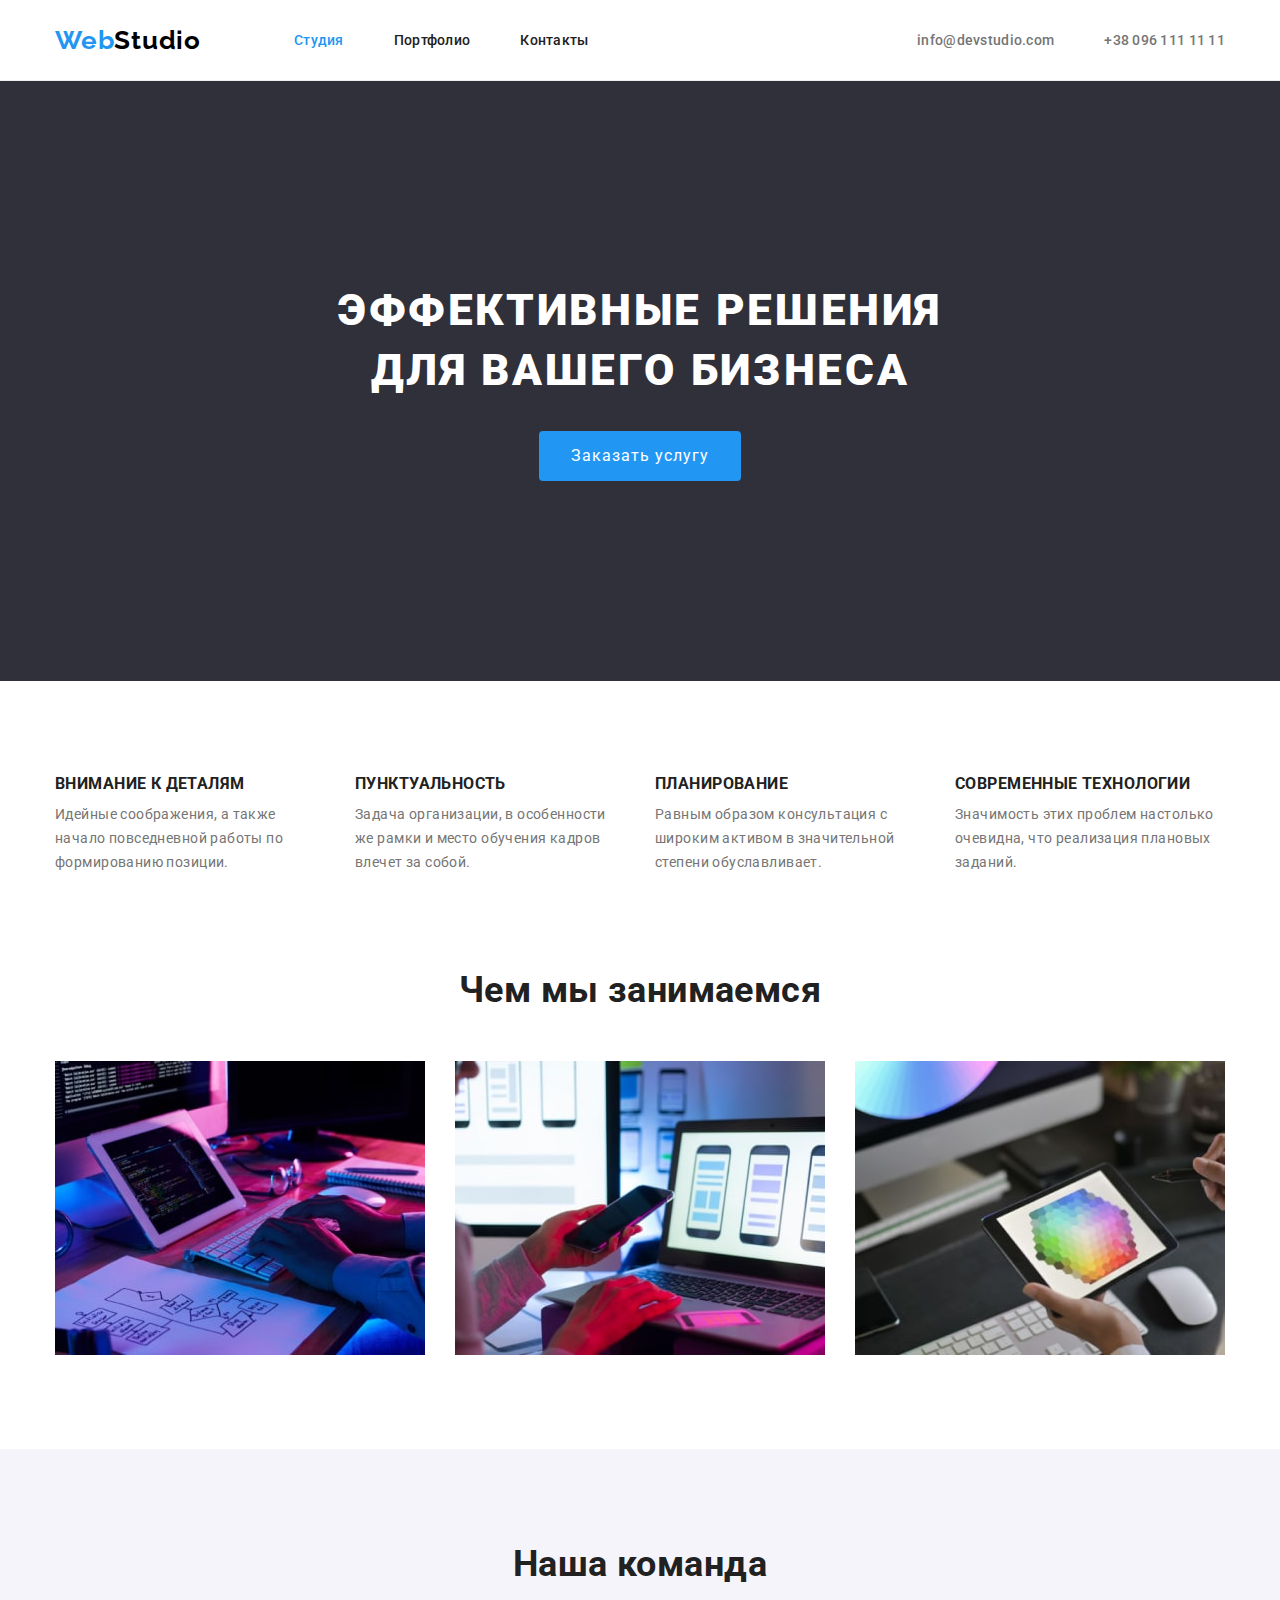
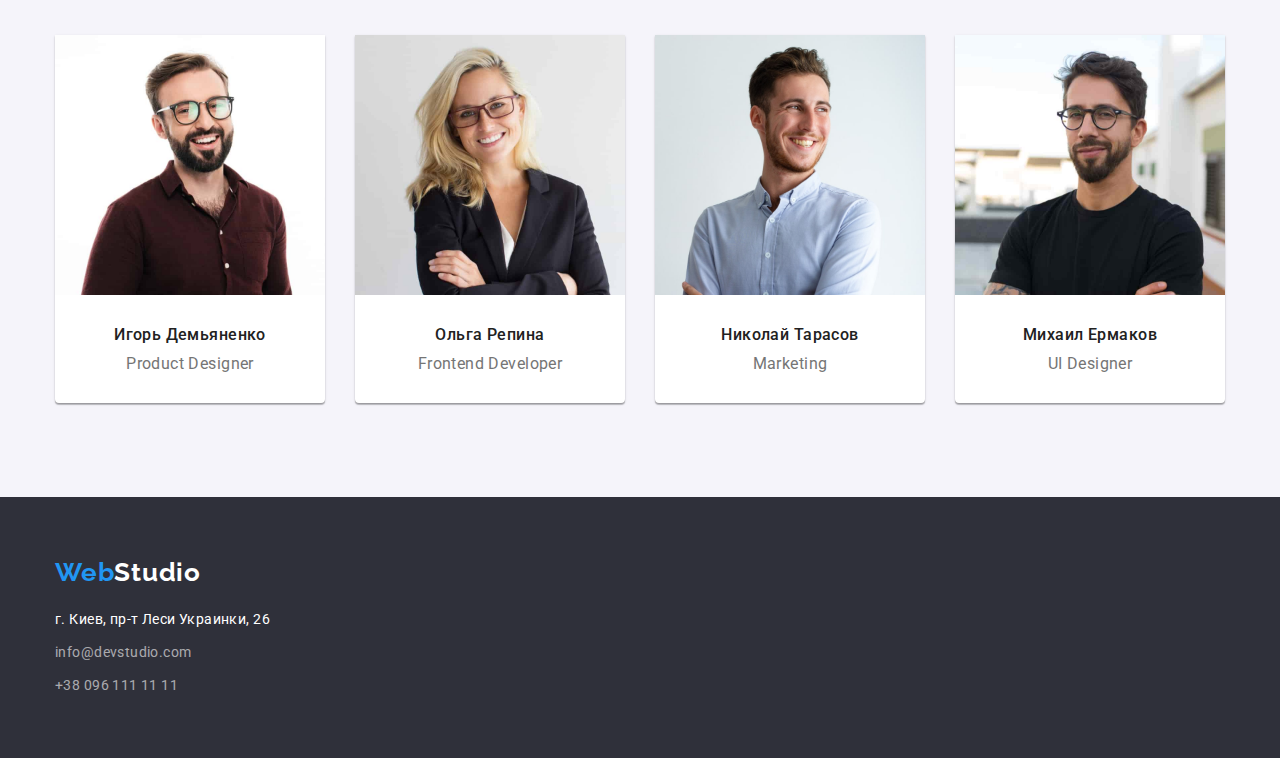
<file: index.html>
<!DOCTYPE html>
<html lang="ru">

<head>
    <meta charset="UTF-8">
    <meta http-equiv="X-UA-Compatible" content="IE=edge">
    <meta name="viewport" content="width=device-width, initial-scale=1.0">
    <title>WebStudio</title>
    <link rel="stylesheet" href="https://cdnjs.cloudflare.com/ajax/libs/modern-normalize/1.1.0/modern-normalize.min.css">
    <link href="https://fonts.googleapis.com/css2?family=Raleway:wght@700&family=Roboto:wght@400;500;700;900&display=swap"
        rel="stylesheet">
    <link rel="stylesheet" href="./css/styles.css">
</head>

<body>
    <!--Шапка сайта-->
    <header class="header">
        <div class="header-container container">
            <nav class="header-nav">
                <a class="logo link" href="./index.html"><span class="logo-accent">Web</span>Studio</a>
                <ul class="nav list">
                    <li class="nav-item">
                        <a class="nav-link link current" href="">Студия</a>
                    </li>
                    <li class="nav-item">
                        <a class="nav-link link" href="./portfolio.html">Портфолио</a>
                    </li>
                    <li class="nav-item">
                        <a class="nav-link link" href="">Контакты</a>
                    </li>
                </ul>
            </nav>
            <ul class="contacts-list list">
                <li class="contacts-item">
                    <a class="contacts-link link" href="mailto:info@devstudio.com">info@devstudio.com</a>
                </li>
                <li class="contacts-item">
                    <a class="contacts-link link" href="tel:+380961111111">+38 096 111 11 11</a>
                </li>
            </ul>
        </div>
    </header>

    <main>
        <!--Герой-->
        <section class="hero" >
            <div class="hero-container container">
                    <h1 class="hero-title">Эффективные решения для вашего бизнеса</h1>
                    <button class="hero-btn" type="button">Заказать услугу</button>
            </div>
       </section>
        <!--Особености-->
        <section class="peculiarities">
            <div class="peculiarities-container container">
                <h2 class="visually-hidden">Особености</h2>
                <ul class="peculiarities-list list">
                    <li class="peculiarities-item">
                        <h3 class="peculiarities-title">Внимание к деталям</h3>
                        <p class="peculiarities-text">Идейные соображения, а также начало повседневной работы по формированию позиции.
                        </p>
                    </li>
                    <li class="peculiarities-item">
                        <h3 class="peculiarities-title">Пунктуальность</h3>
                        <p class="peculiarities-text">Задача организации, в особенности же рамки и место обучения кадров влечет за
                            собой.</p>
                    </li>
                    <li class="peculiarities-item">
                        <h3 class="peculiarities-title">Планирование</h3>
                        <p class="peculiarities-text">Равным образом консультация с широким активом в значительной степени
                            обуславливает.</p>
                    </li>
                    <li class="peculiarities-item">
                        <h3 class="peculiarities-title">Современные технологии</h3>
                        <p class="peculiarities-text">Значимость этих проблем настолько очевидна, что реализация плановых заданий.</p>
                    </li>
                </ul>
            </div>
        </section>
        <!--Чем мы занимаемся-->
        <section class="working">
            <div class="working-container container">
                <h2 class="working-title">Чем мы занимаемся</h2>
                <ul class="working-list list">
                    <li class="working-item"><img class="working-img" src="./images/box-1.jpg" alt="пишет код" width="370" height="294"></li>
                    <li class="working-item"><img class="working-img" src="./images/box-2.jpg" alt="делает макет" width="370" height="294"></li>
                    <li class="working-item"><img class="working-img" src="./images/box-3.jpg" alt="тестирует программу" width="370" height="294"></li>
                </ul>
            </div>
        </section>
        <!--Наша команда-->
        <section class="team">
            <div class="team-container container">
                <h2 class="team-title">Наша команда</h2>
                <ul class="team-list list">
                    <li class="team-item">
                        <img src="./images/our-team/img1.jpg" alt="дизайнер продуктов" width="270" height="260">
                        <div class="team-list-container">
                            <h3 class="team-list-title">Игорь Демьяненко</h3>
                            <p class="team-list-text" lang="en">Product Designer</p>
                        </div>
                    </li>
                    <li class="team-item">
                        <img src="./images/our-team/img2.jpg" alt="фронтенд-разработчик" width="270" height="260">
                        <div class="team-list-container">
                            <h3 class="team-list-title">Ольга Репина</h3>
                            <p class="team-list-text" lang="en">Frontend Developer</p>
                        </div>
                    </li>
                    <li class="team-item">
                        <img src="./images/our-team/img3.jpg" alt="маркетинг" width="270" height="260">
                        <div class="team-list-container">
                            <h3 class="team-list-title">Николай Тарасов</h3>
                            <p class="team-list-text" lang="en">Marketing</p>
                        </div>
                    </li>
                    <li class="team-item">
                        <img src="./images/our-team/img4.jpg" alt="дизайнер интерфейсов" width="270" height="260">
                        <div class="team-list-container">
                            <h3 class="team-list-title">Михаил Ермаков</h3>
                            <p class="team-list-text" lang="en">UI Designer</p>
                        </div>
                    </li>
                </ul>
            </div>
        </section>
    </main>

    <!-- FOOTER -->
    <footer class="footer">
        <div class="footer-container container">
            <a class="footer-logo link" href="./index.html"><span class="logo-accent">Web</span>Studio</a>
            <address class="footer-address">
                <ul class="address-list list">
                    <li class="address-item">
                        <a class="address-link link address-map" href="https://goo.gl/maps/gdW3G2ZJ26sDRHuD7" target="_blank" rel="noopener noreferrer">г. Киев, пр-т Леси Украинки, 26</a>
                    </li>
                    <li class="address-item">
                        <a class="address-link link" href="mailto:info@devstudio.com">info@devstudio.com</a>
                    </li>
                    <li class="address-item">
                        <a class="address-link link" href="tel:+380961111111">+38 096 111 11 11</a>
                    </li>
                </ul>
            </address>
        </div>
    </footer>
</body>

</html>
</file>
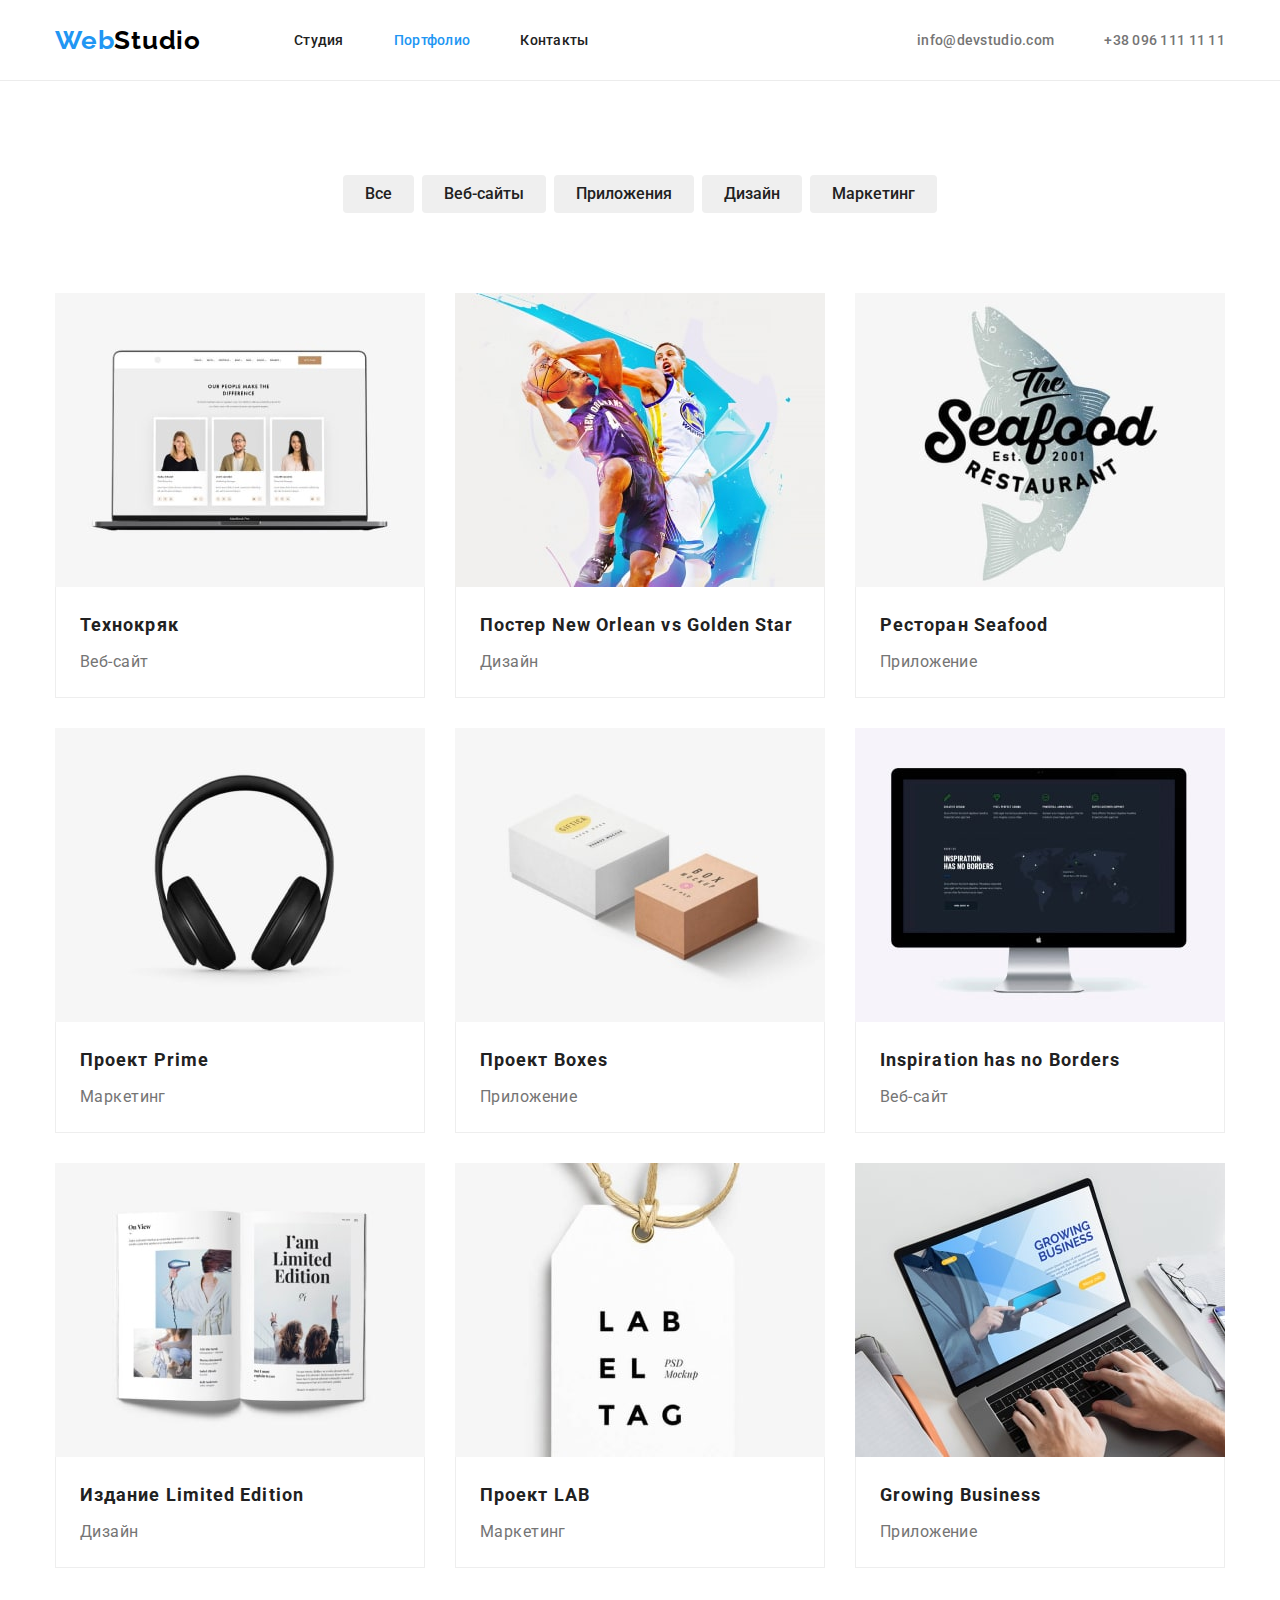
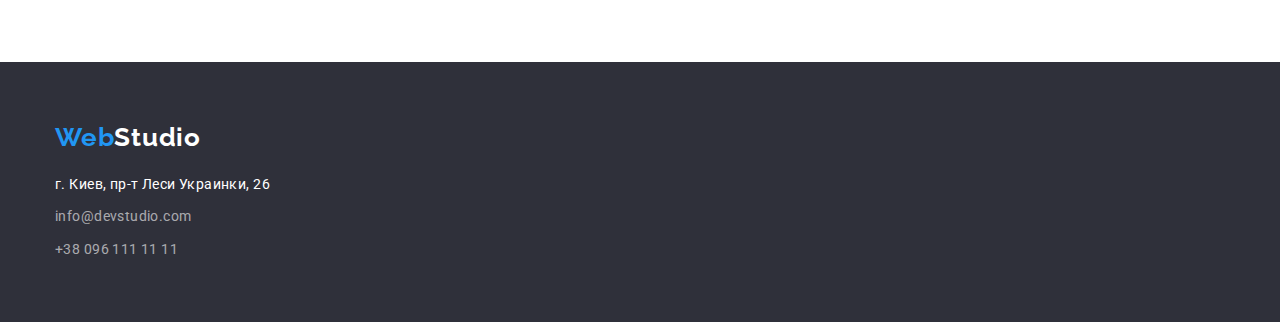
<file: portfolio.html>
<!DOCTYPE html>
<html lang="ru">

<head>
    <meta charset="UTF-8">
    <meta http-equiv="X-UA-Compatible" content="IE=edge">
    <meta name="viewport" content="width=device-width, initial-scale=1.0">
    <title>WebStudio</title>
    <link rel="stylesheet" href="https://cdnjs.cloudflare.com/ajax/libs/modern-normalize/1.1.0/modern-normalize.min.css">
    <link href="https://fonts.googleapis.com/css2?family=Raleway:wght@700&family=Roboto:wght@400;500;700;900&display=swap" rel="stylesheet">
    <link rel="stylesheet" href="./css/styles.css">
</head>

<body>
    <!-- HEADER -->
    <header class="header">
        <div class="header-container container">
            <nav class="header-nav">
                <a class="logo link" href="./index.html"><span class="logo-accent">Web</span>Studio</a>
                <ul class="nav list">
                    <li class="nav-item">
                        <a class="nav-link link" href="./index.html">Студия</a>
                    </li>
                    <li class="nav-item">
                        <a class="nav-link link current" href="./portfolio.html">Портфолио</a>
                    </li>
                    <li class="nav-item">
                        <a class="nav-link link" href="">Контакты</a>
                    </li>
                </ul>
            </nav>
            <ul class="contacts-list list">
                <li class="contacts-item">
                    <a class="contacts-link link" href="mailto:info@devstudio.com">info@devstudio.com</a>
                </li>
                <li class="contacts-item">
                    <a class="contacts-link link" href="tel:+380961111111">+38 096 111 11 11</a>
                </li>
            </ul>
        </div>
    </header>

    <main>
        <!-- PORTFOLIO -->
        <section class="portfolio">
            <div class="portfolio-container container">
                <h1 class="visually-hidden">Портфолио</h1>
                <ul class="filter-list list">
                    <li class="filter-item"><button class="filter-btn" type="button">Все</button></li>
                    <li class="filter-item"><button class="filter-btn" type="button">Веб-сайты</button></li>
                    <li class="filter-item"><button class="filter-btn" type="button">Приложения</button></li>
                    <li class="filter-item"><button class="filter-btn" type="button">Дизайн</button></li>
                    <li class="filter-item"><button class="filter-btn" type="button">Маркетинг</button></li>
                </ul>
                <ul class="projects list">
                    <li class="projects-item">
                        <a class="projects-link link" href="">
                            <img src="./images/projects/img1.jpg" alt="ноутбук с открытым веб-сайтом" width="370" height="294">
                            <div class="projects-item-container">
                                <h2 class="projects-title">Технокряк</h2>
                                <p class="projects-text">Веб-сайт</p>
                            </div>
                        </a>
                    </li>
                    <li class="projects-item">
                        <a class="projects-link link" href="">
                            <img src="./images/projects/img2.jpg" alt="два баскетболиста борются за мяч" width="370" height="294">
                            <div class="projects-item-container">
                                <h2 class="projects-title">Постер <span lang="en">New Orlean vs Golden Star</span></h2>
                                <p class="projects-text">Дизайн</p>
                            </div>
                        </a>
                    </li>
                    <li class="projects-item">
                        <a class="projects-link link" href="">
                            <img src="./images/projects/img3.jpg" alt="рыба в прыжке" width="370" height="294">
                            <div class="projects-item-container">
                                <h2 class="projects-title">Ресторан <span lang="en">Seafood</span></h2>
                                <p class="projects-text">Приложение</p>
                            </div>
                        </a>
                    </li>
                    <li class="projects-item">
                        <a class="projects-link link" href="">
                            <img src="./images/projects/img4.jpg" alt="наушники черные" width="370" height="294">
                            <div class="projects-item-container">
                                <h2 class="projects-title">Проект <span>Prime</span></h2>
                                <p class="projects-text">Маркетинг</p>
                            </div>
                        </a>
                    </li>
                    <li class="projects-item">
                        <a class="projects-link link" href="">
                            <img src="./images/projects/img5.jpg" alt="две коробки, белая и коричневая" width="370" height="294">
                            <div class="projects-item-container">
                                <h2 class="projects-title">Проект <span>Boxes</span></h2>
                                <p class="projects-text">Приложение</p>
                            </div>
                        </a>
                    </li>
                    <li class="projects-item">
                        <a class="projects-link link" href="">
                            <img src="./images/projects/img6.jpg" alt="компьютер с открытым веб-сайтом" width="370" height="294">
                            <div class="projects-item-container">
                                <h2 class="projects-title" lang="en">Inspiration has no Borders</h2>
                                <p class="projects-text">Веб-сайт</p>
                            </div>
                        </a>
                    </li>
                    <li class="projects-item">
                        <a class="projects-link link" href="">
                            <img src="./images/projects/img7.jpg" alt="развернутая книга" width="370" height="294">
                            <div class="projects-item-container">
                                <h2 class="projects-title">Издание <span>Limited Edition</span></h2>
                                <p class="projects-text">Дизайн</p>
                            </div>
                        </a>
                    </li>
                    <li class="projects-item">
                        <a class="projects-link link" href="">
                            <img src="./images/projects/img8.jpg" alt="этикетка" width="370" height="294">
                            <div class="projects-item-container">
                                <h2 class="projects-title">Проект <span>LAB</span></h2>
                                <p class="projects-text">Маркетинг</p>
                            </div>
                        </a>
                    </li>
                    <li class="projects-item">
                        <a class="projects-link link" href="">
                            <img src="./images/projects/img9.jpg" alt="руки печатают на ноутбуке" width="370" height="294">
                            <div class="projects-item-container">
                                <h2 class="projects-title" lang="en">Growing Business</h2>
                                <p class="projects-text">Приложение</p>
                            </div>
                        </a>
                    </li>
                </ul>
            </div>
        </section>
    </main>

<!-- FOOTER -->
    <footer class="footer">
        <div class="footer-container container">
            <a class="footer-logo link" href="./index.html"><span class="logo-accent">Web</span>Studio</a>
            <address class="footer-address">
                <ul class="address-list list">
                    <li class="address-item">
                        <a class="address-link link address-map" href="https://goo.gl/maps/gdW3G2ZJ26sDRHuD7"
                            target="_blank" rel="noopener noreferrer">г. Киев, пр-т Леси Украинки, 26</a>
                    </li>
                    <li class="address-item">
                        <a class="address-link link" href="mailto:info@devstudio.com">info@devstudio.com</a>
                    </li>
                    <li class="address-item">
                        <a class="address-link link" href="tel:+380961111111">+38 096 111 11 11</a>
                    </li>
                </ul>
            </address>
        </div>
    </footer>

</body>
        
</html>
</file>
<file: css/styles.css>
/*  цвет основного текста #757575 */
/*    цвет вторичного текста #212121  */
/*    фон белый #ffffff  */
/*  вторичный цвет фона #F5F4FA  */
/*    акцент #2196F3  */

:root {
  --primary-text-color: #757575;
  --title-text-color: #212121;
  --primari-white-color: #fff;
  --accent-color: #2196f3;
}

body {
  background-color: var(--primari-white-color);
  color: var(--primary-text-color);

  font-family: Roboto, sans-serif;
  font-size: 14px;
  line-height: 1.71;
  letter-spacing: 0.03em;
}

.container {
  width: 1200px;
  margin-left: auto;
  margin-right: auto;
  padding-left: 15px;
  padding-right: 15px;

  /* outline: 1px solid green; */
}

.list {
  list-style: none;
}

.link {
  text-decoration: none;
  display: block;
}

h1,
h2,
h3,
h4,
h5,
h6,
p,
ul {
  margin: 0;
  padding: 0;
}

img {
  display: block;
}

.visually-hidden {
  position: absolute;
  width: 1px;
  height: 1px;
  margin: -1px;
  padding: 0;
  overflow: hidden;
  border: 0;
  clip: rect(0 0 0 0);
}

/* ----------------HEADER---------------- */

.header {
  border-bottom: 1px solid #ececec;
}

.header-container {
  display: flex;
}

.header-nav {
  display: flex;
  align-items: center;
}

.logo {
  padding-top: 25px;
  padding-bottom: 24px;

  font-family: Raleway, sans-serif;
  font-weight: 700;
  font-size: 26px;
  line-height: 1.19;
  letter-spacing: 0.03em;

  color: #000;
}

.logo-accent {
  color: var(--accent-color);
}

.logo:hover,
.logo:focus {
  color: var(--accent-color);
}

.nav {
  display: flex;
  margin-left: 93px;
}

.nav-item + .nav-item {
  margin-left: 50px;
}

.nav-link {
  padding-top: 33px;
  padding-bottom: 31px;

  font-weight: 500;
  line-height: 1.14;
  letter-spacing: 0.02em;

  color: var(--title-text-color);
}

.nav-link:hover,
.nav-link:focus,
.current {
  color: var(--accent-color);
}

.contacts-list {
  display: flex;
  margin-left: auto;
  align-items: center;
}

.contacts-item:not(:first-child) {
  margin-left: 50px;
}

.contacts-link {
  padding-top: 33px;
  padding-bottom: 31px;

  font-weight: 500;
  line-height: 1.14;
  letter-spacing: 0.02em;

  color: var(--primary-text-color);
}

.contacts-link:hover,
.contacts-link:focus {
  color: var(--accent-color);
}

/* ----------------HERO---------------- */

.hero {
  background-color: #2f303a;
}

.hero-container {
  text-align: center;
  padding-top: 200px;
  padding-bottom: 200px;
}

.hero-title {
  width: 696px;
  margin-left: auto;
  margin-right: auto;

  font-weight: 900;
  font-size: 44px;
  line-height: 1.36;
  letter-spacing: 0.06em;
  text-transform: uppercase;

  color: #ffffff;
}
.hero-btn {
  padding: 10px 32px;
  margin-top: 30px;
  border: none;
  border-radius: 4px;

  font-size: 16px;
  line-height: 1.87;
  letter-spacing: 0.06em;

  color: #ffffff;
  background: #2196f3;

  cursor: pointer;
}

.hero-btn:hover,
.hero-btn:focus {
  background-color: #188ce8;
}

/* ---------------PECULIARITIES--------------- */

.peculiarities-container {
  padding-top: 94px;
}

.peculiarities-list {
  display: flex;
}

.peculiarities-item {
  width: 270px;
}

.peculiarities-item + .peculiarities-item {
  margin-left: 30px;
}

.peculiarities-title {
  font-weight: 700;
  line-height: 1.14;
  text-transform: uppercase;

  color: var(--title-text-color);
}

.peculiarities-text {
  margin-top: 10px;
}

/*---------------WORKING--------------*/

.working-container {
  padding-top: 94px;
  padding-bottom: 94px;
}

.working-title {
  font-weight: 700;
  font-size: 36px;
  line-height: 1.17;
  text-align: center;

  color: var(--title-text-color);
}

.working-list {
  display: flex;
  margin-top: 50px;
}

.working-item + .working-item {
  margin-left: 30px;
}

/* --------------TEAM-------------- */

.team {
  background-color: #f5f4fa;
  text-align: center;
}

.team-container {
  padding-top: 94px;
  padding-bottom: 94px;
}

.team-title {
  font-weight: 700;
  font-size: 36px;
  line-height: 1.17;

  color: var(--title-text-color);
}

.team-list {
  display: flex;
  margin-top: 50px;
}

.team-item {
  flex-basis: calc(100%-120px) / 4;
  background-color: #ffffff;
  box-shadow: 0px 1px 3px rgba(0, 0, 0, 0.12), 0px 1px 1px rgba(0, 0, 0, 0.14),
    0px 2px 1px rgba(0, 0, 0, 0.2);
  border-radius: 0px 0px 4px 4px;
}

.team-item + .team-item {
  margin-left: 30px;
}

.team-list-container {
  padding-top: 30px;
  padding-bottom: 30px;
}

.team-list-title {
  font-weight: 500;
  font-size: 16px;
  line-height: 1.19;

  color: var(--title-text-color);
}

.team-list-text {
  margin-top: 10px;

  font-size: 16px;
  line-height: 1.19;
}

/* ---------------PORTFOLIO--------------- */

.portfolio-container {
  padding-top: 94px;
  padding-bottom: 94px;
}

.filter-list {
  display: flex;
  justify-content: center;
}

.filter-item + .filter-item {
  margin-left: 8px;
}

.filter-btn {
  padding: 6px 22px;
  border: none;
  border-radius: 4px;

  font-weight: 500;
  font-size: 16px;
  line-height: 1.62;
  text-align: center;

  color: var(--title-text-color);
}

.filter-btn:hover,
.filter-btn:focus {
  color: #ffffff;
  background-color: var(--accent-color);
  cursor: pointer;
}

.projects {
  display: flex;
  flex-wrap: wrap;
  margin-top: 50px;
  margin-left: -30px;
}

.projects-item {
  flex-basis: calc(100%-90px) / 3;
  margin-top: 30px;
  margin-left: 30px;
}

.projects-link {
}

.projects-item-container {
  padding: 20px 24px;
  border: 1px solid #eeeeee;
  border-top: none;
}

.projects-title {
  font-weight: 700;
  font-size: 18px;
  line-height: 2;
  letter-spacing: 0.06em;

  color: var(--title-text-color);
}

.projects-text {
  margin-top: 4px;

  font-size: 16px;
  line-height: 1.87;

  color: var(--primary-text-color);
}

/* ---------------FOOTER--------------- */

.footer {
  background-color: #2f303a;
}

.footer-container {
  padding-top: 60px;
  padding-bottom: 60px;
}

.footer-logo {
  font-family: Raleway, sans-serif;
  font-weight: 700;
  font-size: 26px;
  line-height: 1.19;
  letter-spacing: 0.03em;

  color: #ffffff;
}

.footer-logo:hover,
.footer-logo:focus {
  color: var(--accent-color);
}

.footer-address {
  margin-top: 20px;
}

.address-item + .address-item {
  margin-top: 9px;
}

.address-link {
  font-style: normal;
  color: rgba(255, 255, 255, 0.6);
}

.address-link:hover,
.address-link:focus {
  color: var(--accent-color);
}

.address-map {
  font-style: normal;
  color: #ffffff;
}
</file>
